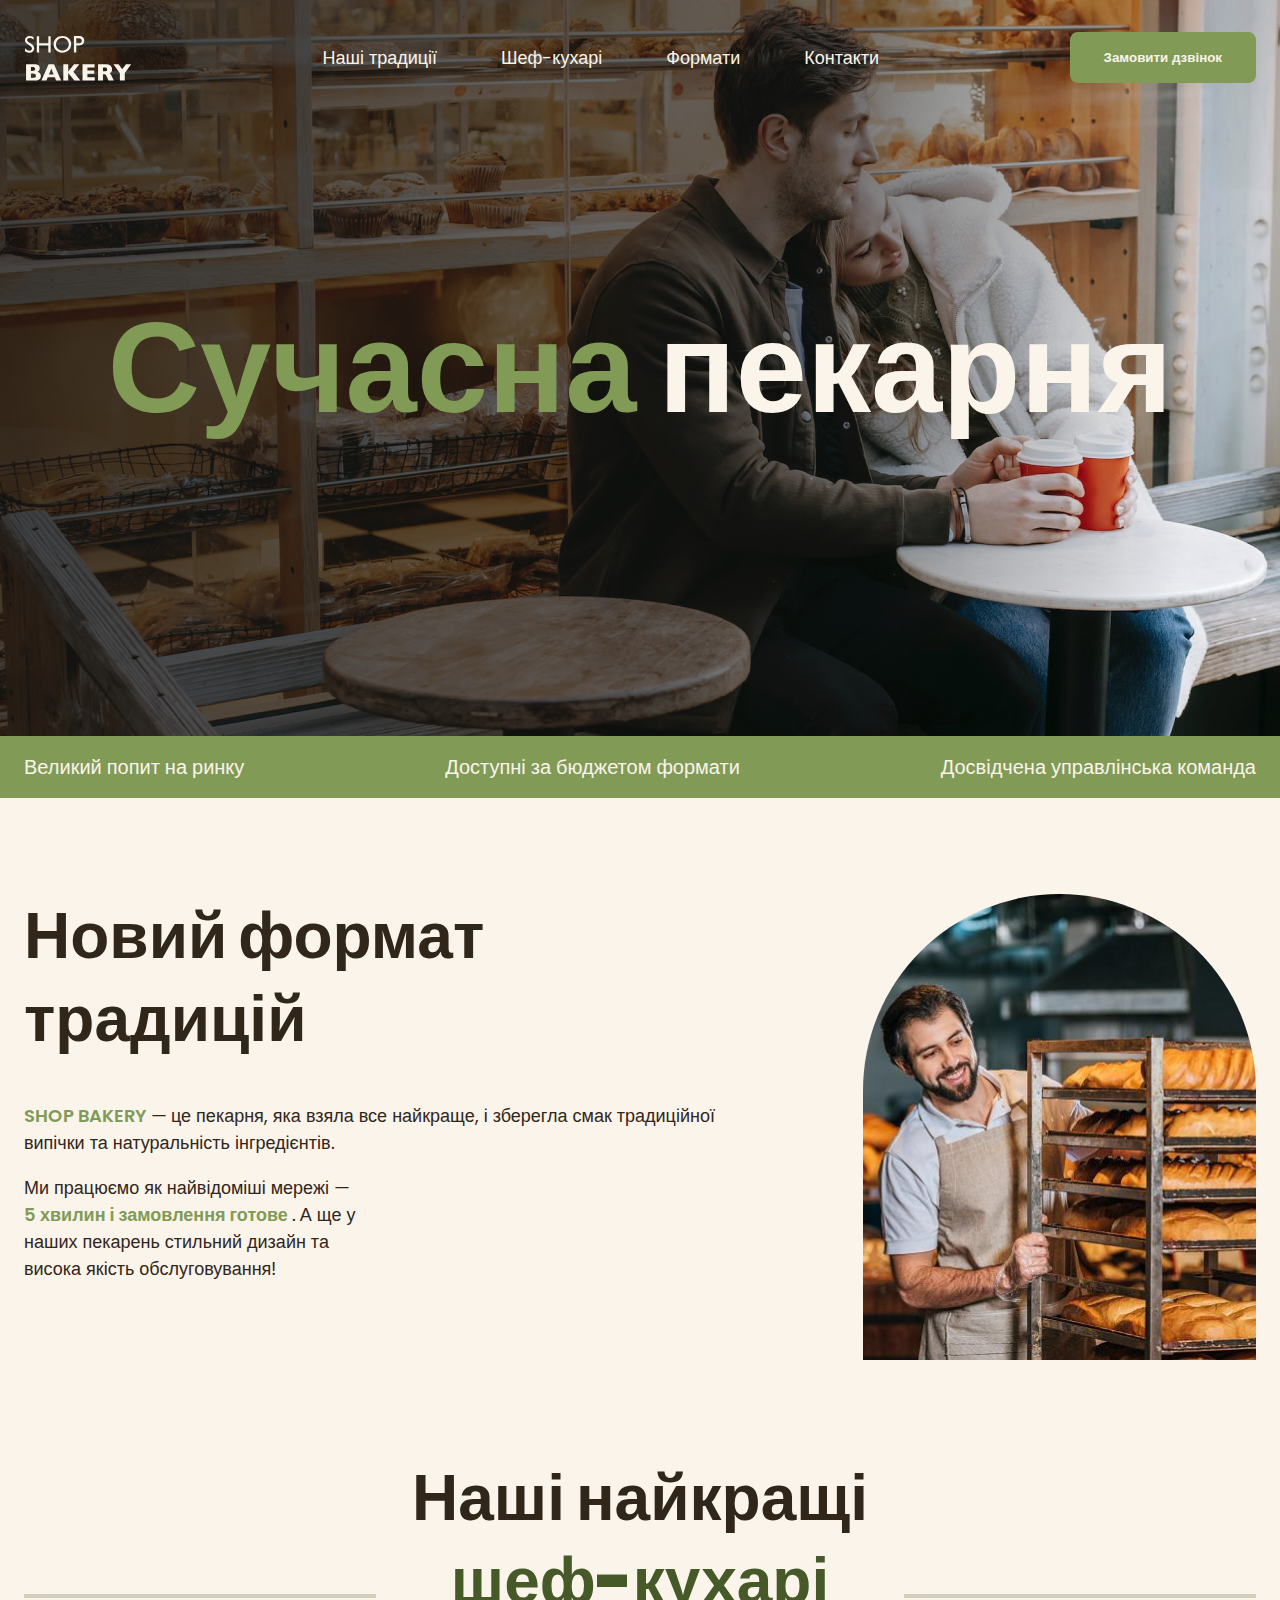
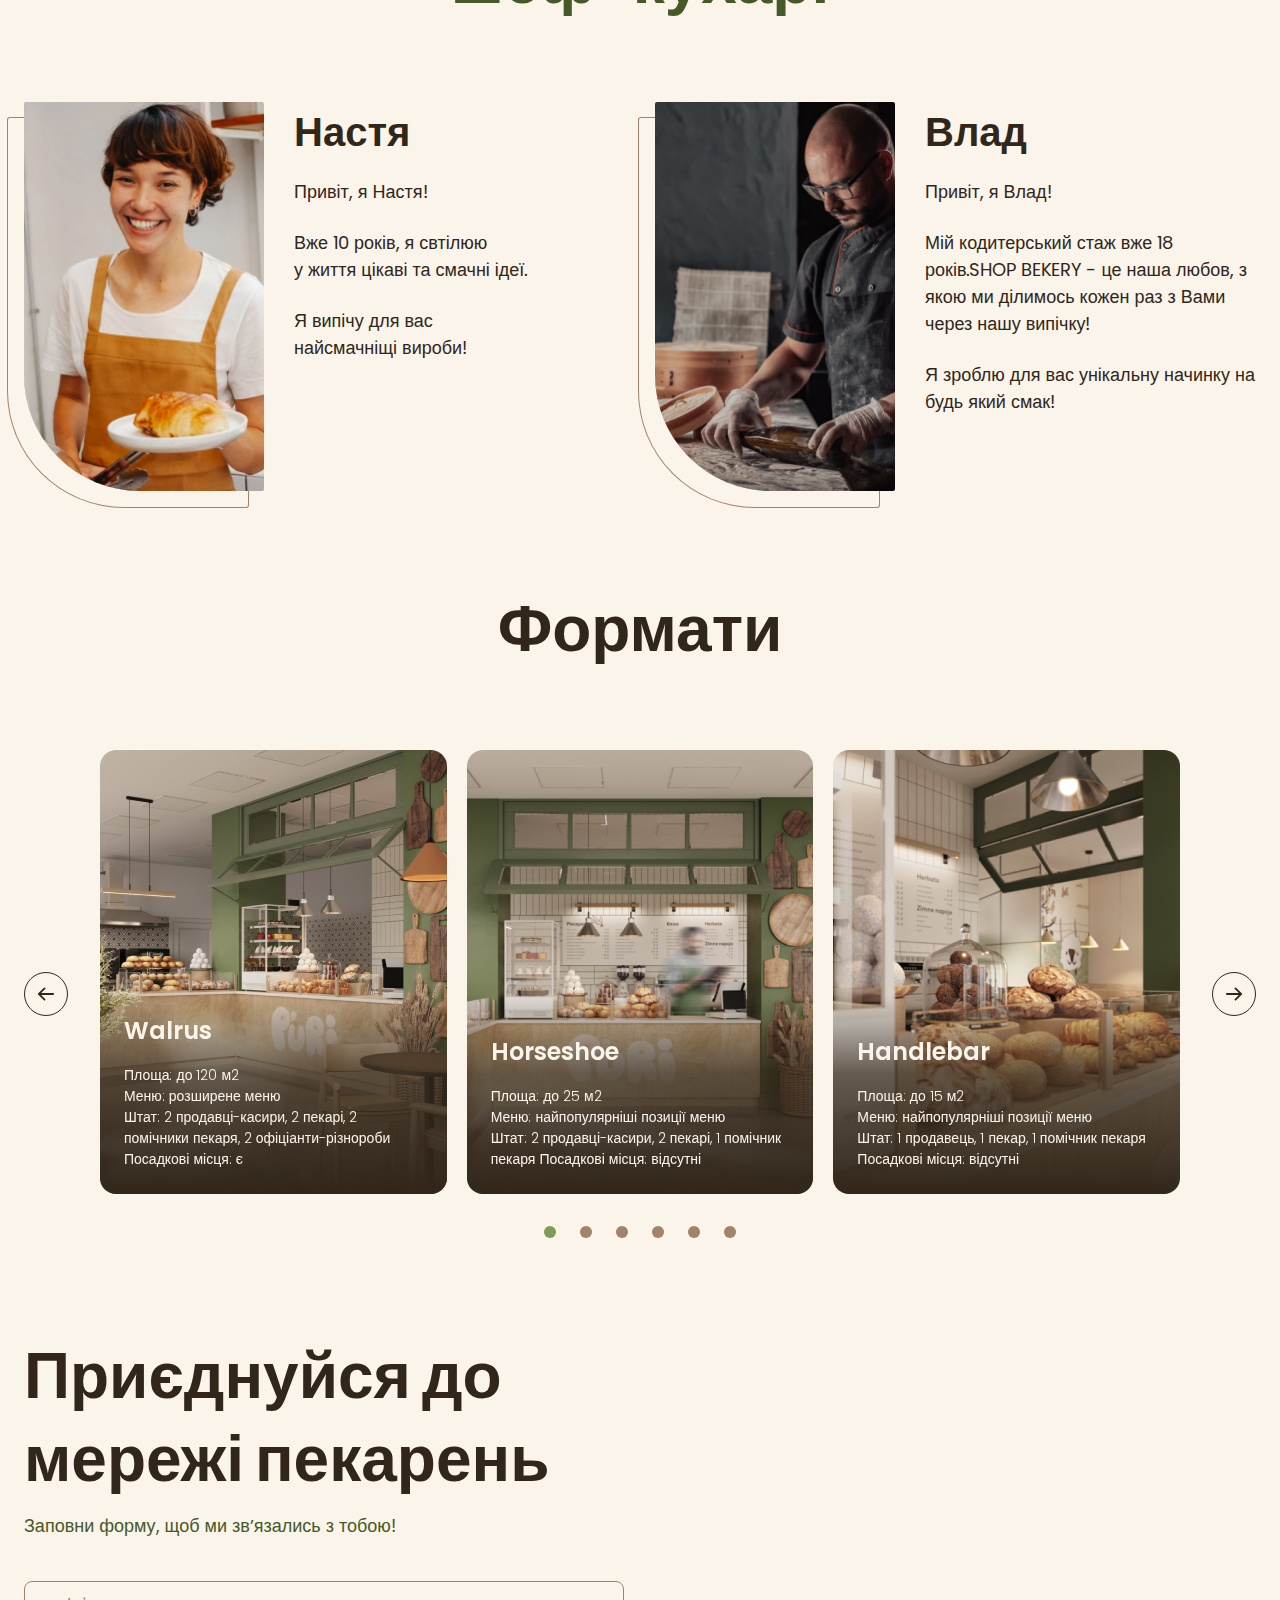
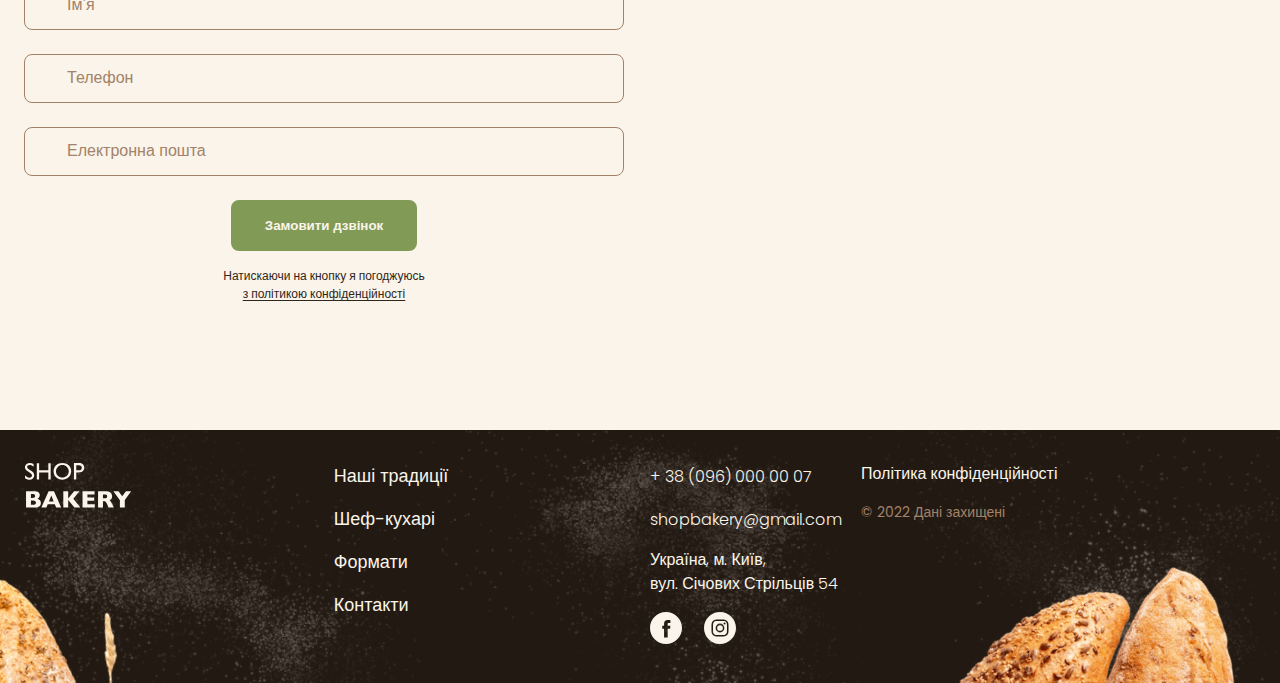
<file: index.html>
<!DOCTYPE html>
<html lang="uk">
  <head>
    <meta charset="UTF-8" />
    <meta name="viewport" content="width=device-width, initial-scale=1.0" />
    <title>Сучасна пекарня</title>

    <link
      rel="apple-touch-icon"
      sizes="180x180"
      href="./images/favicon/apple-touch-icon.png"
    />
    <link
      rel="icon"
      type="image/png"
      sizes="32x32"
      href="./images/favicon/favicon-32x32.png"
    />
    <link
      rel="icon"
      type="image/png"
      sizes="16x16"
      href="./images/favicon/favicon-16x16.png"
    />
    <link rel="manifest" href="/site.webmanifest" />

    <link rel="stylesheet" href="./css/main.min.css" />
    <link
      rel="stylesheet"
      href="https://cdn.jsdelivr.net/npm/swiper@11/swiper-bundle.min.css"
    />
  </head>
  <body>
    <header class="header">
      <div class="container">
        <div class="header__container">
          <nav class="header__nav">
            <a href="/"><img src="./images/logo.svg" alt="Logo img" /></a>
            <ul class="header__menu">
              <li>
                <a class="link" href="#traditions-section">Наші традиції</a>
              </li>
              <li><a class="link" href="#chefs-section">Шеф-кухарі</a></li>
              <li><a class="link" href="#formats-section">Формати</a></li>
              <li><a class="link" href="#contacts-section">Контакти</a></li>
            </ul>
          </nav>
          <button class="header__button button modal-btn-open" type="button">
            Замовити дзвінок
          </button>
          <button class="header__burger menu-btn-open" type="button">
            <svg width="24px" height="24px">
              <use href="./images/icons.svg#icon-menu"></use>
            </svg>
          </button>
          <div class="mobile-menu">
            <button
              class="mobile-menu__btn-close menu-btn-close"
              type="button"
            ></button>
            <nav class="mobile-menu__nav">
              <a class="mobile-menu__logo" href="/"
                ><img src="./images/logo-black.svg" alt="Logo img"
              /></a>
              <ul class="mobile-menu__menu">
                <li>
                  <a class="mobile-menu__link" href="#traditions-section"
                    >Наші традиції</a
                  >
                </li>
                <li>
                  <a class="mobile-menu__link" href="#chefs-section"
                    >Шеф-кухарі</a
                  >
                </li>
                <li>
                  <a class="mobile-menu__link" href="#formats-section"
                    >Формати</a
                  >
                </li>
                <li>
                  <a class="mobile-menu__link" href="#contacts-section"
                    >Контакти</a
                  >
                </li>
              </ul>
            </nav>
          </div>
        </div>
      </div>
    </header>
    <main>
      <section class="hero-section">
        <div class="container">
          <h1 class="hero-section__title">
            <span class="text-brand">Сучасна</span> пекарня
          </h1>
          <button
            class="hero-section__button button modal-btn-open-in-hero"
            type="button"
          >
            Замовити дзвінок
          </button>
        </div>
      </section>
      <section class="advantages-section">
        <div class="container">
          <h2 class="visually-hidden">Наші переваги</h2>
          <ul class="advantages-section__list">
            <li class="advantages-section__item">Великий попит на ринку</li>
            <li class="advantages-section__item">
              Доступні за бюджетом формати
            </li>
            <li class="advantages-section__item">
              Досвідчена управлінська команда
            </li>
          </ul>
        </div>
      </section>
      <section class="section traditions-section" id="traditions-section">
        <div class="container">
          <div class="traditions-section__container">
            <div class="traditions-section__content">
              <h2 class="traditions-section__title section__title">
                Новий формат традицій
              </h2>
              <p class="traditions-section__text">
                <span class="text-brand text-bold text-uppercase"
                  >shop bakery</span
                >
                — це пекарня, яка взяла все найкраще, і зберегла смак
                традиційної випічки та натуральність інгредієнтів.
              </p>
              <p
                class="traditions-section__text traditions-section__text--limited"
              >
                Ми працюємо як найвідоміші мережі —
                <span class="text-brand text-bold">
                  5 хвилин і замовлення готове </span
                >. А ще у наших пекарень стильний дизайн та висока якість
                обслуговування!
              </p>
            </div>
            <img
              class="traditions-section__image"
              srcset="./images/baker-man.jpg 1x, ./images/baker-man@2x.jpg 2x"
              src="./images/baker-man.jpg"
              alt="baker-man"
            />
          </div>
        </div>
      </section>
      <section class="section chefs-section" id="chefs-section">
        <div class="container">
          <h2
            class="chefs-section__title section__title section__title--centered"
          >
            Наші найкращі<br /><span class="text-brand-dark">шеф-кухарі</span>
          </h2>
          <ul class="chefs-section__list">
            <li class="chefs-section__item">
              <article class="chef-card">
                <img
                  class="chef-card__photo"
                  src="./images/nastia.jpg"
                  alt="Настя"
                />
                <div class="chef-card__content">
                  <h3 class="chef-card__title">Настя</h3>
                  <p class="chef-card__text">Привіт, я Настя!</p>
                  <p class="chef-card__text">
                    Вже 10 років, я свтілюю <br />
                    у життя цікаві та смачні ідеї.
                  </p>
                  <p class="chef-card__text">
                    Я випічу для вас <br />
                    найсмачніщі вироби!
                  </p>
                </div>
              </article>
            </li>
            <li class="chefs-section__item">
              <article class="chef-card">
                <img
                  class="chef-card__photo"
                  src="./images/vlad.jpg"
                  alt="Влад"
                />
                <div class="chef-card__content">
                  <h3 class="chef-card__title">Влад</h3>
                  <p class="chef-card__text">Привіт, я Влад!</p>
                  <p class="chef-card__text">
                    Мій кодитерський стаж вже 18 років.SHOP BEKERY - це наша
                    любов, з якою ми ділимось кожен раз з Вами через нашу
                    випічку!
                  </p>
                  <p class="chef-card__text">
                    Я зроблю для вас унікальну начинку на будь який смак!
                  </p>
                </div>
              </article>
            </li>
          </ul>
        </div>
      </section>
      <section class="section formats-section" id="formats-section">
        <div class="container">
          <h2
            class="formats-section__title section__title section__title--centered"
          >
            Формати
          </h2>
          <div class="formats-section__slider">
            <button
              class="formats-section__button carousel-button prev"
              type="button"
            >
              <svg class="carousel-arrow" width="16" height="16">
                <use href="./images/icons.svg#icon-arrow"></use>
              </svg>
            </button>
            <div class="formats-section__container swiper-container">
              <ul class="swiper-wrapper formats-section__list">
                <li class="swiper-slide">
                  <article class="format-card">
                    <div class="format-card__container">
                      <img
                        class="format-card__image"
                        src="./images/format-1.jpg"
                        alt="Walrus"
                      />
                      <h3 class="format-card__title" lang="en">Walrus</h3>
                      <div class="format-card__text">
                        <p>Площа: до 120 м2</p>
                        <p>Меню: розширене меню</p>
                        <p>
                          Штат: 2 продавці-касири, 2 пекарі, 2 помічники пекаря,
                          2 офіціанти-різнороби Посадкові місця: є
                        </p>
                      </div>
                    </div>
                  </article>
                </li>
                <li class="swiper-slide">
                  <article class="format-card">
                    <div class="format-card__container">
                      <img
                        class="format-card__image"
                        src="./images/format-2.jpg"
                        alt="Horseshoe"
                      />
                      <h3 class="format-card__title" lang="en">Horseshoe</h3>
                      <div class="format-card__text">
                        <p>Площа: до 25 м2</p>
                        <p>Меню: найпопулярніші позиції меню</p>
                        <p>
                          Штат: 2 продавці-касири, 2 пекарі, 1 помічник пекаря
                          Посадкові місця: відсутні
                        </p>
                      </div>
                    </div>
                  </article>
                </li>
                <li class="swiper-slide">
                  <article class="format-card">
                    <div class="format-card__container">
                      <img
                        class="format-card__image"
                        src="./images/format-3.jpg"
                        alt="Handlebar"
                      />
                      <h3 class="format-card__title" lang="en">Handlebar</h3>
                      <div class="format-card__text">
                        <p>Площа: до 15 м2</p>
                        <p>Меню: найпопулярніші позиції меню</p>
                        <p>
                          Штат: 1 продавець, 1 пекар, 1 помічник пекаря
                          Посадкові місця: відсутні
                        </p>
                      </div>
                    </div>
                  </article>
                </li>
                <li class="swiper-slide">
                  <article class="format-card">
                    <div class="format-card__container">
                      <img
                        class="format-card__image"
                        src="./images/format-1.jpg"
                        alt="Walrus"
                      />
                      <h3 class="format-card__title" lang="en">Walrus</h3>
                      <div class="format-card__text">
                        <p>Площа: до 120 м2</p>
                        <p>Меню: розширене меню</p>
                        <p>
                          Штат: 2 продавці-касири, 2 пекарі, 2 помічники пекаря,
                          2 офіціанти-різнороби Посадкові місця: є
                        </p>
                      </div>
                    </div>
                  </article>
                </li>
                <li class="swiper-slide">
                  <article class="format-card">
                    <div class="format-card__container">
                      <img
                        class="format-card__image"
                        src="./images/format-2.jpg"
                        alt="Horseshoe"
                      />
                      <h3 class="format-card__title" lang="en">Horseshoe</h3>
                      <div class="format-card__text">
                        <p>Площа: до 25 м2</p>
                        <p>Меню: найпопулярніші позиції меню</p>
                        <p>
                          Штат: 2 продавці-касири, 2 пекарі, 1 помічник пекаря
                          Посадкові місця: відсутні
                        </p>
                      </div>
                    </div>
                  </article>
                </li>
                <li class="swiper-slide">
                  <article class="format-card">
                    <div class="format-card__container">
                      <img
                        class="format-card__image"
                        src="./images/format-3.jpg"
                        alt="Handlebar"
                      />
                      <h3 class="format-card__title" lang="en">Handlebar</h3>
                      <div class="format-card__text">
                        <p>Площа: до 15 м2</p>
                        <p>Меню: найпопулярніші позиції меню</p>
                        <p>
                          Штат: 1 продавець, 1 пекар, 1 помічник пекаря
                          Посадкові місця: відсутні
                        </p>
                      </div>
                    </div>
                  </article>
                </li>
              </ul>
              <div class="pagination">
                <span class="pagination__button"></span>
                <span class="pagination__button"></span>
                <span class="pagination__button"></span>
                <span class="pagination__button"></span>
              </div>
            </div>
            <button
              class="formats-section__button carousel-button next"
              type="button"
            >
              <svg class="carousel-arrow" width="16" height="16">
                <use href="./images/icons.svg#icon-arrow"></use>
              </svg>
            </button>
          </div>
        </div>
      </section>
      <section class="section contacts-section" id="contacts-section">
        <div class="container">
          <div class="contacts-section__container">
            <div class="contacts-section__form">
              <h2 class="contacts-section__title section__title">
                Приєднуйся до мережі пекарень
              </h2>
              <p class="contacts-section__description">
                Заповни форму, щоб ми звʼязались з тобою!
              </p>
              <form name="contact-form" method="post" autocomplete="off">
                <div class="contacts-section__form-field input">
                  <label
                    class="input__label visually-hidden input__label--animate"
                    for="contact-user-name"
                  >
                    Імʼя
                  </label>
                  <input
                    class="input__control"
                    type="text"
                    id="contact-user-name"
                    name="contact-user-name"
                    placeholder="Імʼя"
                  />
                </div>

                <div class="contacts-section__form-field input">
                  <label
                    class="input__label visually-hidden"
                    for="contact-user-tel"
                  >
                    Телефон
                  </label>
                  <input
                    class="input__control"
                    type="tel"
                    id="contact-user-name"
                    name="contact-user-tel"
                    placeholder="Телефон"
                  />
                </div>
                <div class="contacts-section__form-field input">
                  <label
                    class="input__label visually-hidden"
                    for="contact-user-email"
                  >
                    Електронна пошта
                  </label>
                  <input
                    class="input__control"
                    type="email"
                    id="contact-user-email"
                    name="contact-user-email"
                    placeholder="Електронна пошта"
                  />
                </div>

                <button class="contacts-section__button button" type="submit">
                  Замовити дзвінок
                </button>
                <p class="form-terms">
                  Натискаючи на кнопку я погоджуюсь
                  <a class="form-terms__link" href="#">
                    з політикою конфіденційності
                  </a>
                </p>
              </form>
            </div>
            <iframe
              class="contacts-section__map"
              src="https://www.google.com/maps/embed?pb=!1m18!1m12!1m3!1d2540.164725899664!2d30.48867121360679!3d50.456657171475065!2m3!1f0!2f0!3f0!3m2!1i1024!2i768!4f13.1!3m3!1m2!1s0x40d4ce637bfe1717%3A0x5370c2254ad1b952!2z0YPQuy4g0KHQtdGH0LXQstGL0YUg0KHRgtGA0LXQu9GM0YbQvtCyLCA1NCwg0JrQuNC10LIsINCj0LrRgNCw0LjQvdCwLCAwMjAwMA!5e0!3m2!1sru!2sar!4v1722188458660!5m2!1sru!2sar"
              style="border: 0"
              allowfullscreen=""
              loading="lazy"
              referrerpolicy="no-referrer-when-downgrade"
            ></iframe>
          </div>
        </div>
      </section>
    </main>
    <footer class="footer">
      <div class="container">
        <div class="footer__container">
          <nav class="footer__nav">
            <div class="footer__logo">
              <a href="/">
                <img src="./images/logo.svg" alt="Logo img" />
              </a>
            </div>
            <ul class="footer__menu">
              <li>
                <a class="link" href="#traditions-section">Наші традиції</a>
              </li>
              <li><a class="link" href="#chefs-section">Шеф-кухарі</a></li>
              <li><a class="link" href="#formats-section">Формати</a></li>
              <li><a class="link" href="#contacts-section">Контакти</a></li>
            </ul>
          </nav>
          <address class="footer__address">
            <div class="footer__address-contacts">
              <ul class="footer__address-list">
                <li>
                  <a class="footer__address-link" href="tel:+ 380960000007">
                    + 38 (096) 000 00 07
                  </a>
                </li>
                <li>
                  <a
                    class="footer__address-link"
                    href="mailto:shopbakery@gmail.com"
                  >
                    shopbakery@gmail.com
                  </a>
                </li>
                <li>
                  <a class="footer__address-link" href="#map" target="_blank">
                    Україна, м. Київ,<br />
                    вул. Січових Стрільців 54
                  </a>
                </li>
              </ul>
              <div class="footer__address-social">
                <a href="#fb">
                  <svg class="footer__address-icon" width="32px" height="32px">
                    <use href="./images/icons.svg#icon-fb"></use>
                  </svg>
                </a>
                <a href="#ins">
                  <svg class="footer__address-icon" width="32px" height="32px">
                    <use href="./images/icons.svg#icon-insta"></use>
                  </svg>
                </a>
              </div>
            </div>

            <div class="footer__address-info">
              <a class="footer__address-link" href="#" target="_blank">
                Політика конфіденційності
              </a>
              <p class="footer__copyright">&copy; 2022 Дані захищені</p>
            </div>
          </address>
        </div>
      </div>
    </footer>
    <!-- MODAL is-hidden -->
    <div class="backdrop is-hidden">
      <div class="modal">
        <button class="modal__btn-close modal-btn-close" type="button">
          <svg class="modal__close-icon" width="12px" height="12px">
            <use href="./images/icons.svg#icon-close"></use>
          </svg>
        </button>
        <h2 class="modal__title">Замовити дзвінок</h2>
        <p class="modal__descriprion">
          Залишіть заявку та наш спеціаліст зв'яжеться з Вами!
        </p>
        <form name="modal-form" method="post" autocomplete="off">
          <div class="modal__form-field input">
            <label
              class="input__label visually-hidden input__label--animate"
              for="user-name"
              >Імʼя</label
            >
            <input
              class="input__control"
              type="text"
              id="user-name"
              name="user-name"
              minlength="2"
              maxlength="20"
              placeholder="Імʼя"
              required
            />
          </div>

          <div class="modal__form-field input">
            <label class="input__label visually-hidden" for="user-tel">
              Телефон
            </label>
            <input
              class="input__control"
              type="tel"
              id="user-tel"
              name="user-tel"
              placeholder="Телефон"
              pattern="^\+[0-9]{12}"
            />
          </div>
          <div class="modal__form-field input">
            <label class="input__label visually-hidden" for="user-email">
              Електронна пошта
            </label>
            <input
              class="input__control"
              type="email"
              id="user-email"
              name="user-email"
              placeholder="Електронна пошта"
            />
          </div>

          <button class="modal__button button" type="submit">
            Замовити дзвінок
          </button>

          <!-- <input
            class="checkbox-input"
            type="checkbox"
            id="checkbox-terms"
            name="checkbox-terms"
          />
          <label class="checkbox-label" for="checkbox-terms">
            Я згоден з політикою конфіденцийності
          </label> -->

          <p class="form-terms">
            Натискаючи на кнопку я погоджуюсь
            <a class="form-terms__link" href="#"
              >з політикою конфіденційності</a
            >
          </p>
        </form>
      </div>
    </div>
    <script src="https://cdn.jsdelivr.net/npm/swiper@11/swiper-bundle.min.js"></script>
    <script src="./js/format-slider.js"></script>
    <script src="./js/modal.js"></script>
    <script src="./js/mobile-menu.js"></script>
  </body>
</html>
</file>
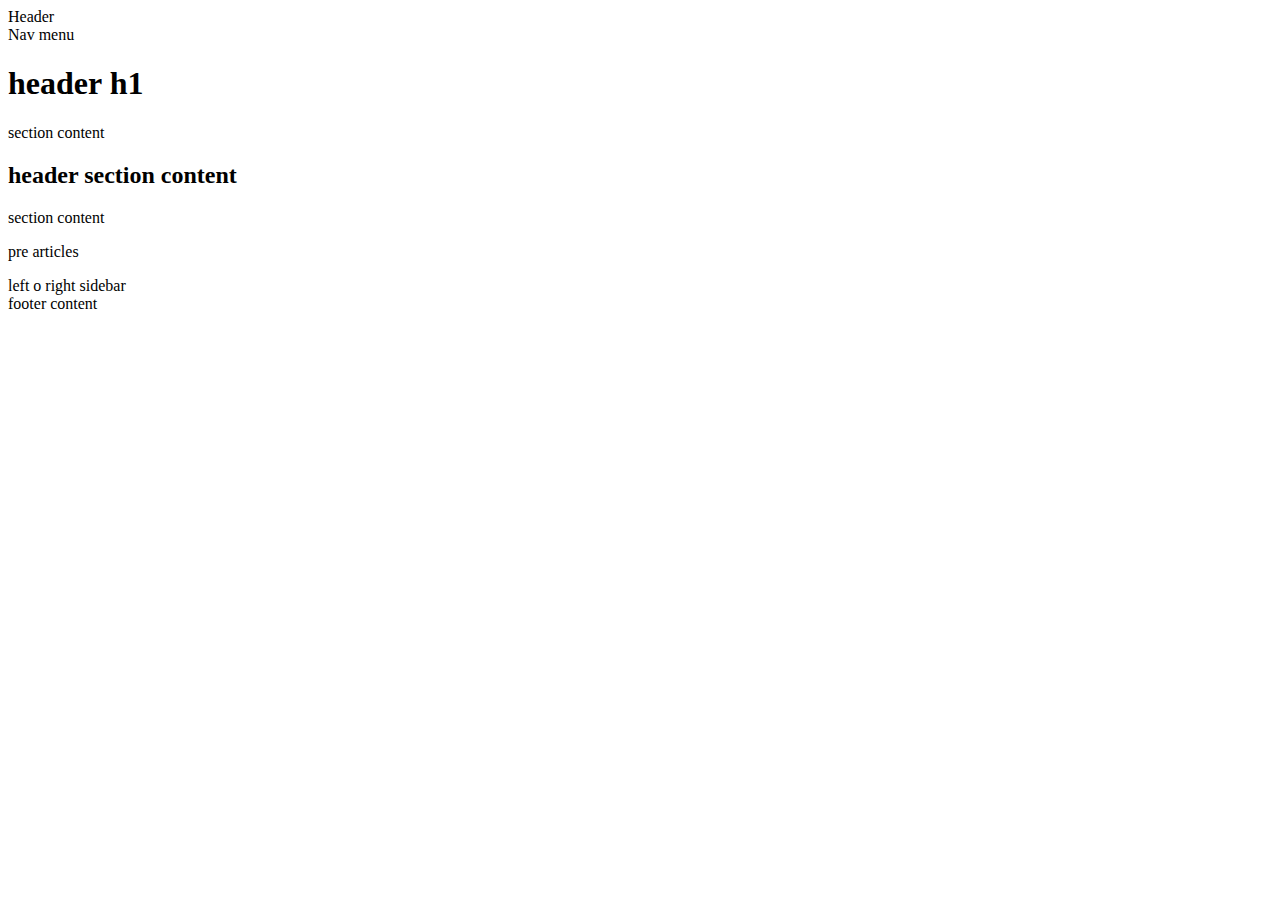
<file: semantika.html>
<!DOCTYPE html>
<html lang="en">
  <head>
    <meta charset="UTF-8" />
    <meta name="viewport" content="width=device-width, initial-scale=1.0" />
    <title>Semantika</title>
  </head>
  <body>
    <header>
      Header
      <nav>Nav menu</nav>
    </header>
    <main>
      <section>
        <h1>header h1</h1>
        <p>section content</p>
      </section>
      <section>
        <!-- required header (h1-h6) in section -->
        <h2>header section content</h2>
        <p>section content</p>
      </section>
      <article>
        <p>pre articles</p>
      </article>
    </main>
    <aside>left o right sidebar</aside>
    <footer>footer content</footer>
  </body>
</html>
</file>
<file: css/main.min.css>
@font-face{font-display:swap;font-family:"Poppins";font-style:normal;font-weight:300;src:url("../fonts/poppins-v21-latin-300.woff2") format("woff2")}@font-face{font-display:swap;font-family:"Poppins";font-style:normal;font-weight:400;src:url("../fonts/poppins-v21-latin-regular.woff2") format("woff2")}@font-face{font-display:swap;font-family:"Poppins";font-style:normal;font-weight:600;src:url("../fonts/poppins-v21-latin-600.woff2") format("woff2")}@font-face{font-display:swap;font-family:"Poppins";font-style:normal;font-weight:900;src:url("../fonts/poppins-v21-latin-900.woff2") format("woff2")}:root{--color-brand-light: #cfcfbc;--color-brand-normal: #819b57;--color-brand-dark: #465929;--color-primary-light: #faf4ea;--color-primary-dark: #31261a;--color-secondary-dark: #a28268}.visually-hidden{position:absolute;left:-1000000px;top:auto;width:1px;height:1px;overflow:hidden}.text-brand{color:var(--color-brand-normal)}.text-brand-dark{color:var(--color-brand-dark)}.text-bold{font-weight:600}.text-uppercase{text-transform:uppercase}*,*::after,*::before{-webkit-box-sizing:border-box;box-sizing:border-box}body{color:var(--color-primary-dark);font-family:"Poppins",sans-serif;font-size:16px;font-weight:300;background-color:var(--color-primary-light);line-height:1.5;margin:0}@media screen and (min-width: 768px){body{font-size:18px;font-weight:400}}h1,h2,h3,h4,h5,h6,p{margin-top:0}a{display:inline-block}address{font-style:normal}ul{margin:0;padding:0;list-style-type:none}img{display:block;max-width:100%;height:auto;-o-object-fit:cover;object-fit:cover}.button{display:block;color:var(--color-primary-light);font-weight:600;background-color:var(--color-brand-normal);border:2px solid var(--color-brand-normal);border-radius:8px;cursor:pointer;padding:10px 24px;-webkit-transition:color .3s,background-color .3s;transition:color .3s,background-color .3s}@media screen and (min-width: 768px){.button{padding:16px 32px}}.button:hover{color:var(--color-brand-dark);background-color:var(--color-primary-light)}.link{color:var(--color-primary-light);text-decoration:none;-webkit-transition:color .3s;transition:color .3s}.link:hover{color:var(--color-brand-normal)}.chef-card{display:-webkit-box;display:-ms-flexbox;display:flex;gap:20px;-webkit-box-align:start;-ms-flex-align:start;align-items:flex-start}@media screen and (min-width: 1280px){.chef-card{gap:30px}}.chef-card__photo{width:140px;border-radius:2px 2px 2px 116px;-webkit-box-shadow:-8px 8px 0 0 var(--color-primary-light),-8px 8px 0 1px var(--color-secondary-dark);box-shadow:-8px 8px 0 0 var(--color-primary-light),-8px 8px 0 1px var(--color-secondary-dark)}@media screen and (min-width: 1280px){.chef-card__photo{width:240px;-webkit-box-shadow:-16px 16px 0 0 var(--color-primary-light),-16px 16px 0 1px var(--color-secondary-dark);box-shadow:-16px 16px 0 0 var(--color-primary-light),-16px 16px 0 1px var(--color-secondary-dark)}}.chef-card__title{font-size:24px;font-weight:600;margin-bottom:8px}@media screen and (min-width: 768px){.chef-card__title{font-size:40px;margin-bottom:16px}}.chef-card__text{font-size:14px;margin-bottom:18px}@media screen and (min-width: 768px){.chef-card__text{margin-bottom:24px;font-size:18px}}.chef-card__text:last-child{margin-bottom:0}.format-card{-webkit-transition:-webkit-transform .3s;transition:-webkit-transform .3s;transition:transform .3s;transition:transform .3s, -webkit-transform .3s}.format-card__container{height:444px;padding:24px;background-image:-webkit-gradient(linear, left top, left bottom, color-stop(55.21%, rgba(49, 38, 26, 0)), color-stop(72.92%, rgba(49, 38, 26, 0.71)), to(var(--color-primary-dark)));background-image:linear-gradient(180deg, rgba(49, 38, 26, 0) 55.21%, rgba(49, 38, 26, 0.71) 72.92%, var(--color-primary-dark) 100%);border-radius:16px;position:relative;display:-webkit-box;display:-ms-flexbox;display:flex;-webkit-box-orient:vertical;-webkit-box-direction:normal;-ms-flex-direction:column;flex-direction:column;-webkit-box-pack:end;-ms-flex-pack:end;justify-content:flex-end;overflow:hidden}.format-card__image{position:absolute;z-index:-1;top:0;left:0;width:100%;height:100%}.format-card__title{font-size:24px;font-weight:600;margin-bottom:8px;color:var(--color-primary-light)}@media screen and (min-width: 768px){.format-card__title{margin-bottom:16px}}.format-card__text{font-size:14px;font-weight:300;color:var(--color-primary-light)}.format-card__text p{margin-bottom:0}.carousel-button{display:-webkit-box;display:-ms-flexbox;display:flex;-webkit-box-pack:center;-ms-flex-pack:center;justify-content:center;-webkit-box-align:center;-ms-flex-align:center;align-items:center;width:44px;height:44px;border-radius:50%;border:1px solid var(--color-primary-dark);background-color:rgba(0,0,0,0);cursor:pointer;fill:var(--color-primary-dark);-ms-flex-negative:0;flex-shrink:0;-webkit-transition:background-color .3s,fill .3s;transition:background-color .3s,fill .3s}.carousel-button:hover{background-color:var(--color-primary-dark);fill:var(--color-primary-light)}.carousel-button.prev{-webkit-transform:rotate(180deg);transform:rotate(180deg)}.input{position:relative}.input__label--animate{position:absolute;top:16px;left:42px;font-size:16px;line-height:1.1;color:var(--color-secondary-dark);-webkit-transition:color .3s,-webkit-transform .3s;transition:color .3s,-webkit-transform .3s;transition:transform .3s,color .3s;transition:transform .3s,color .3s,-webkit-transform .3s}.input:focus-within .input__label--animate{-webkit-transform:translate(-36px, -36px);transform:translate(-36px, -36px);color:var(--color-primary-dark)}.input__control{padding:8px 24px;width:100%;border:1px solid var(--color-secondary-dark);border-radius:8px;background-color:rgba(0,0,0,0)}@media screen and (min-width: 768px){.input__control{padding:16px 42px}}.input__control::-webkit-input-placeholder{color:var(--color-secondary-dark);font-size:16px;opacity:1}.input__control::-moz-placeholder{color:var(--color-secondary-dark);font-size:16px;opacity:1}.input__control:-ms-input-placeholder{color:var(--color-secondary-dark);font-size:16px;opacity:1}.input__control::-ms-input-placeholder{color:var(--color-secondary-dark);font-size:16px;opacity:1}.input__control::placeholder{color:var(--color-secondary-dark);font-size:16px;opacity:1}.input__control:focus{border-color:var(--color-brand-normal);outline:none}.input__control:focus::-webkit-input-placeholder{color:var(--color-primary-dark)}.input__control:focus::-moz-placeholder{color:var(--color-primary-dark)}.input__control:focus:-ms-input-placeholder{color:var(--color-primary-dark)}.input__control:focus::-ms-input-placeholder{color:var(--color-primary-dark)}.input__control:focus::placeholder{color:var(--color-primary-dark)}.form-terms{display:none}@media screen and (min-width: 768px){.form-terms{display:block;font-size:12px;font-weight:500;text-align:center;margin-bottom:0}}.form-terms__link{display:block;color:var(--color-primary-dark);text-underline-offset:2px}.pagination{display:-webkit-box;display:-ms-flexbox;display:flex;-webkit-box-align:center;-ms-flex-align:center;align-items:center;gap:20px;-webkit-box-pack:center;-ms-flex-pack:center;justify-content:center}@media screen and (min-width: 768px){.pagination{gap:24px}}.pagination__button{width:8px;height:8px;padding:0;background-color:var(--color-secondary-dark);border-radius:50%}@media screen and (min-width: 768px){.pagination__button{width:12px;height:12px}}.pagination__button--active{background-color:var(--color-brand-normal)}.container{width:100%;max-width:1288px;margin:0 auto;padding-left:24px;padding-right:24px}.header{position:absolute;top:0;left:0;width:100%;padding-top:16px;z-index:1}@media screen and (min-width: 1280px){.header{padding-top:32px}}.header__container{display:-webkit-box;display:-ms-flexbox;display:flex;-webkit-box-align:center;-ms-flex-align:center;align-items:center;gap:40px}.header__nav{display:-webkit-box;display:-ms-flexbox;display:flex;-webkit-box-align:center;-ms-flex-align:center;align-items:center;-webkit-box-flex:1;-ms-flex-positive:1;flex-grow:1;gap:40px}.header__menu{display:none}@media screen and (min-width: 1280px){.header__menu{display:-webkit-box;display:-ms-flexbox;display:flex;-webkit-box-flex:1;-ms-flex-positive:1;flex-grow:1;gap:64px;-webkit-box-pack:center;-ms-flex-pack:center;justify-content:center}}.header__button{display:none}@media screen and (min-width: 1280px){.header__button{display:block}}.header__burger{background-color:rgba(0,0,0,0);border:none;fill:var(--color-primary-light);padding:0}@media screen and (min-width: 1280px){.header__burger{display:none}}.hero-section{padding:124px 0;background-image:linear-gradient(102.76deg, rgba(18, 18, 17, 0.78) 2.03%, rgba(18, 18, 17, 0.6) 58.46%, rgba(18, 18, 17, 0) 90.36%),url("../images/bg-hero.jpg");background-size:cover;background-repeat:no-repeat;background-position:center top;position:relative}@media screen and (min-width: 1280px){.hero-section{padding:272px 0}}@media screen and (min-devise-pixel-ratio: 2),(-webkit-min-device-pixel-ratio: 2),(min-resolution: 192dpi),(min-resolution: 2dppx){.hero-section{background-image:linear-gradient(102.76deg, rgba(18, 18, 17, 0.78) 2.03%, rgba(18, 18, 17, 0.6) 58.46%, rgba(18, 18, 17, 0) 90.36%),url("../images/bg-hero@2x.jpg")}}.hero-section__title{font-size:67px;line-height:1;font-weight:900;color:var(--color-primary-light);text-align:center;margin-bottom:0}@media screen and (min-width: 1280px){.hero-section__title{font-size:128px;line-height:1.5}}.hero-section__button{position:absolute;bottom:32px;left:0;right:0;width:-webkit-fit-content;width:-moz-fit-content;width:fit-content;margin:0 auto}@media screen and (min-width: 1280px){.hero-section__button{display:none}}.advantages-section{padding:40px 0 0}@media screen and (min-width: 768px){.advantages-section{padding:16px 0}}@media screen and (min-width: 768px){.advantages-section{background-color:var(--color-brand-normal)}}.advantages-section__list{display:-webkit-box;display:-ms-flexbox;display:flex;-webkit-box-orient:vertical;-webkit-box-direction:normal;-ms-flex-direction:column;flex-direction:column;gap:16px;background-color:var(--color-brand-light);border-radius:24px;padding:24px 40px}@media screen and (min-width: 768px){.advantages-section__list{-webkit-box-orient:horizontal;-webkit-box-direction:normal;-ms-flex-direction:row;flex-direction:row;-webkit-box-pack:justify;-ms-flex-pack:justify;justify-content:space-between;gap:40px;background-color:rgba(0,0,0,0);border-radius:0;padding:0}}.advantages-section__item{font-size:14px;font-weight:300}@media screen and (min-width: 768px){.advantages-section__item{color:var(--color-primary-light);font-size:20px}}.section{padding:20px 0}@media screen and (min-width: 768px){.section{padding:48px 0}}.section__title{font-size:32px;font-weight:900;line-height:1.5}@media screen and (min-width: 768px){.section__title{font-size:64px;line-height:1.3}}.section__title--centered{text-align:center}.traditions-section{padding-top:40px}@media screen and (min-width: 768px){.traditions-section{padding-top:96px}}.traditions-section__container{display:-webkit-box;display:-ms-flexbox;display:flex;-webkit-box-align:start;-ms-flex-align:start;align-items:flex-start;gap:40px;-webkit-box-pack:justify;-ms-flex-pack:justify;justify-content:space-between}.traditions-section__content{max-width:700px}.traditions-section__title{margin-bottom:24px}@media screen and (min-width: 768px){.traditions-section__title{margin-bottom:42px}}.traditions-section__text--limited{max-width:340px}.traditions-section__image{display:none}@media screen and (min-width: 768px){.traditions-section__image{display:block;border-radius:400px 400px 0 0}}.chefs-section__title{margin:0 auto 24px;position:relative}@media screen and (min-width: 1280px){.chefs-section__title{margin:0 auto 80px}.chefs-section__title::before,.chefs-section__title::after{content:"";display:block;width:352px;border:2px solid var(--color-brand-light);position:absolute;bottom:24px}.chefs-section__title::before{left:0}.chefs-section__title::after{right:0}}.chefs-section__list{display:-webkit-box;display:-ms-flexbox;display:flex;-ms-flex-wrap:wrap;flex-wrap:wrap;-webkit-box-orient:vertical;-webkit-box-direction:normal;-ms-flex-direction:column;flex-direction:column;gap:20px}@media screen and (min-width: 768px){.chefs-section__list{gap:40px 30px;-webkit-box-orient:horizontal;-webkit-box-direction:normal;-ms-flex-direction:row;flex-direction:row}}@media screen and (min-width: 768px){.chefs-section__item{-ms-flex-preferred-size:calc((100% - 30px)/2);flex-basis:calc((100% - 30px)/2)}}.formats-section__slider{display:-webkit-box;display:-ms-flexbox;display:flex;gap:32px;-webkit-box-align:center;-ms-flex-align:center;align-items:center}.formats-section__container{overflow:hidden}.formats-section__title{margin-bottom:24px}@media screen and (min-width: 768px){.formats-section__title{margin-bottom:80px}}.formats-section__list{margin-bottom:16px;z-index:0 !important}@media screen and (min-width: 768px){.formats-section__list{margin-bottom:32px}}.formats-section__button{display:none}@media screen and (min-width: 768px){.formats-section__button{display:-webkit-box;display:-ms-flexbox;display:flex}}.contacts-section{padding-bottom:0}@media screen and (min-width: 768px){.contacts-section{padding-bottom:96px}}.contacts-section__container{display:-webkit-box;display:-ms-flexbox;display:flex;gap:24px;-webkit-box-orient:vertical;-webkit-box-direction:normal;-ms-flex-direction:column;flex-direction:column}@media screen and (min-width: 768px){.contacts-section__container{-webkit-box-orient:horizontal;-webkit-box-direction:normal;-ms-flex-direction:row;flex-direction:row;gap:32px}}.contacts-section__title{text-align:center;margin-bottom:8px}@media screen and (min-width: 768px){.contacts-section__title{text-align:left;margin-bottom:12px}}.contacts-section__description{margin-bottom:24px;font-size:14px;color:var(--color-brand-dark)}@media screen and (min-width: 768px){.contacts-section__description{font-size:18px;margin-bottom:42px}}.contacts-section__form-field{margin-bottom:16px}@media screen and (min-width: 768px){.contacts-section__form-field{margin-bottom:24px}}.contacts-section__button{display:block;margin:0 auto 16px}.contacts-section__map{-ms-flex-negative:0;flex-shrink:0;height:176px;margin:0 -24px;border:none;border-radius:16px}@media screen and (min-width: 768px){.contacts-section__map{width:320px;height:500px;margin:auto}}@media screen and (min-width: 1280px){.contacts-section__map{width:600px;height:600px}}.footer{padding:32px 0;background-color:var(--color-primary-dark);background-image:url("../images/bg-footer.png");background-position:center;background-size:cover;background-repeat:no-repeat;position:relative;overflow:hidden}.footer::before,.footer::after{content:"";position:absolute;background-repeat:no-repeat;background-size:cover}.footer::before{background-image:url("../images/footer-bread-left.png");-webkit-transform:rotate(10deg);transform:rotate(10deg);height:190px;width:92px;top:100px;left:-24px}@media screen and (min-width: 768px){.footer::before{width:170px;height:150px;left:-46px;-webkit-transform:rotate(-10deg);transform:rotate(-10deg);bottom:-24px;top:auto}}.footer::after{background-image:url("../images/footer-bread-right.png");width:130px;height:100px;bottom:-20px;right:-30px;-webkit-transform:rotate(16deg);transform:rotate(16deg)}@media screen and (min-width: 768px){.footer::after{width:330px;height:240px;right:0;-webkit-transform:rotate(24deg);transform:rotate(24deg);bottom:-100px}}.footer__container{display:-webkit-box;display:-ms-flexbox;display:flex;gap:20px;-webkit-box-orient:vertical;-webkit-box-direction:normal;-ms-flex-direction:column;flex-direction:column}@media screen and (min-width: 768px){.footer__container{-webkit-box-orient:horizontal;-webkit-box-direction:normal;-ms-flex-direction:row;flex-direction:row}}.footer__nav,.footer__address{display:-webkit-box;display:-ms-flexbox;display:flex;gap:8px;-webkit-box-orient:vertical;-webkit-box-direction:normal;-ms-flex-direction:column;flex-direction:column;text-align:center}@media screen and (min-width: 768px){.footer__nav,.footer__address{-ms-flex-preferred-size:50%;flex-basis:50%;-webkit-box-orient:horizontal;-webkit-box-direction:normal;-ms-flex-direction:row;flex-direction:row;text-align:left;gap:20px}}.footer__logo,.footer__menu{-webkit-box-flex:1;-ms-flex-positive:1;flex-grow:1}.footer__address-list,.footer__address-info{-webkit-box-flex:1;-ms-flex-positive:1;flex-grow:1}.footer__menu,.footer__address-list,.footer__address-info{display:-webkit-box;display:-ms-flexbox;display:flex;-webkit-box-orient:vertical;-webkit-box-direction:normal;-ms-flex-direction:column;flex-direction:column;gap:18px}@media screen and (min-width: 768px){.footer__menu,.footer__address-list,.footer__address-info{gap:16px}}.footer__address-list{margin-bottom:16px}.footer__address-link{color:var(--color-primary-light);font-size:16px;font-weight:300;text-decoration:none}.footer__address-link:hover{color:var(--color-brand-normal)}.footer__address-icon{fill:var(--color-primary-light)}.footer__address-icon:hover{fill:var(--color-brand-normal)}.footer__address-social{display:-webkit-box;display:-ms-flexbox;display:flex;gap:22px;-webkit-box-pack:center;-ms-flex-pack:center;justify-content:center}@media screen and (min-width: 768px){.footer__address-social{-webkit-box-pack:start;-ms-flex-pack:start;justify-content:flex-start}}.footer__copyright{color:var(--color-secondary-dark);font-size:14px}.backdrop{position:fixed;top:0;bottom:0;right:0;left:0;background-color:rgba(0,0,0,.5);display:-webkit-box;display:-ms-flexbox;display:flex;-webkit-box-pack:center;-ms-flex-pack:center;justify-content:center;-webkit-box-align:center;-ms-flex-align:center;align-items:center;padding:20px;-webkit-transition:opacity .3s,visibility .3s;transition:opacity .3s,visibility .3s;z-index:2}.backdrop.is-hidden{opacity:0;visibility:hidden;pointer-events:none}.modal{width:100%;height:100%;max-width:880px;max-height:880px;background-color:var(--color-primary-light);border-radius:32px;position:relative;padding:48px 32px;overflow-y:auto}@media screen and (min-width: 768px){.modal{padding:128px}}.modal::before{content:"";background-image:url("../images/bread-in-modal.png");background-repeat:no-repeat;background-size:contain;position:absolute;bottom:0;right:0;width:180px;height:230px}.modal__btn-close{position:absolute;top:40px;right:40px;background-image:url("../images/close.svg");background-size:cover;background-repeat:no-repeat;background-color:rgba(0,0,0,0);width:16px;height:16px;border:none;cursor:pointer}.modal__title{font-size:32px;font-weight:900;text-align:center;margin-bottom:8px}@media screen and (min-width: 768px){.modal__title{font-size:64px}}.modal__descriprion{margin-bottom:72px;text-align:center}.modal__form-field{margin-bottom:16px}@media screen and (min-width: 768px){.modal__form-field{margin-bottom:32px}}.modal__button{margin:0 auto 24px}.mobile-menu{position:fixed;top:0;left:0;right:0;bottom:0;background-color:var(--color-primary-light);-webkit-transform:translateX(100%);transform:translateX(100%);-webkit-transition:-webkit-transform .3s;transition:-webkit-transform .3s;transition:transform .3s;transition:transform .3s, -webkit-transform .3s;z-index:2}.mobile-menu::before{content:"";background-image:url("../images/bread-in-modal.png");background-repeat:no-repeat;background-size:contain;position:absolute;bottom:0;right:0;width:180px;height:240px}.mobile-menu.is-open{-webkit-transform:translateX(0);transform:translateX(0)}.mobile-menu__btn-close{position:absolute;top:22px;right:27px;background-image:url("../images/close.svg");background-size:cover;background-repeat:no-repeat;background-color:rgba(0,0,0,0);width:12px;height:12px;border:none}.mobile-menu__nav{padding:16px 24px}.mobile-menu__logo{margin-bottom:32px}.mobile-menu__link{color:var(--color-primary-dark);text-decoration:none;font-size:14px}.mobile-menu__link:active{font-weight:600;color:var(--color-brand-normal)}/*# sourceMappingURL=main.min.css.map */
</file>
